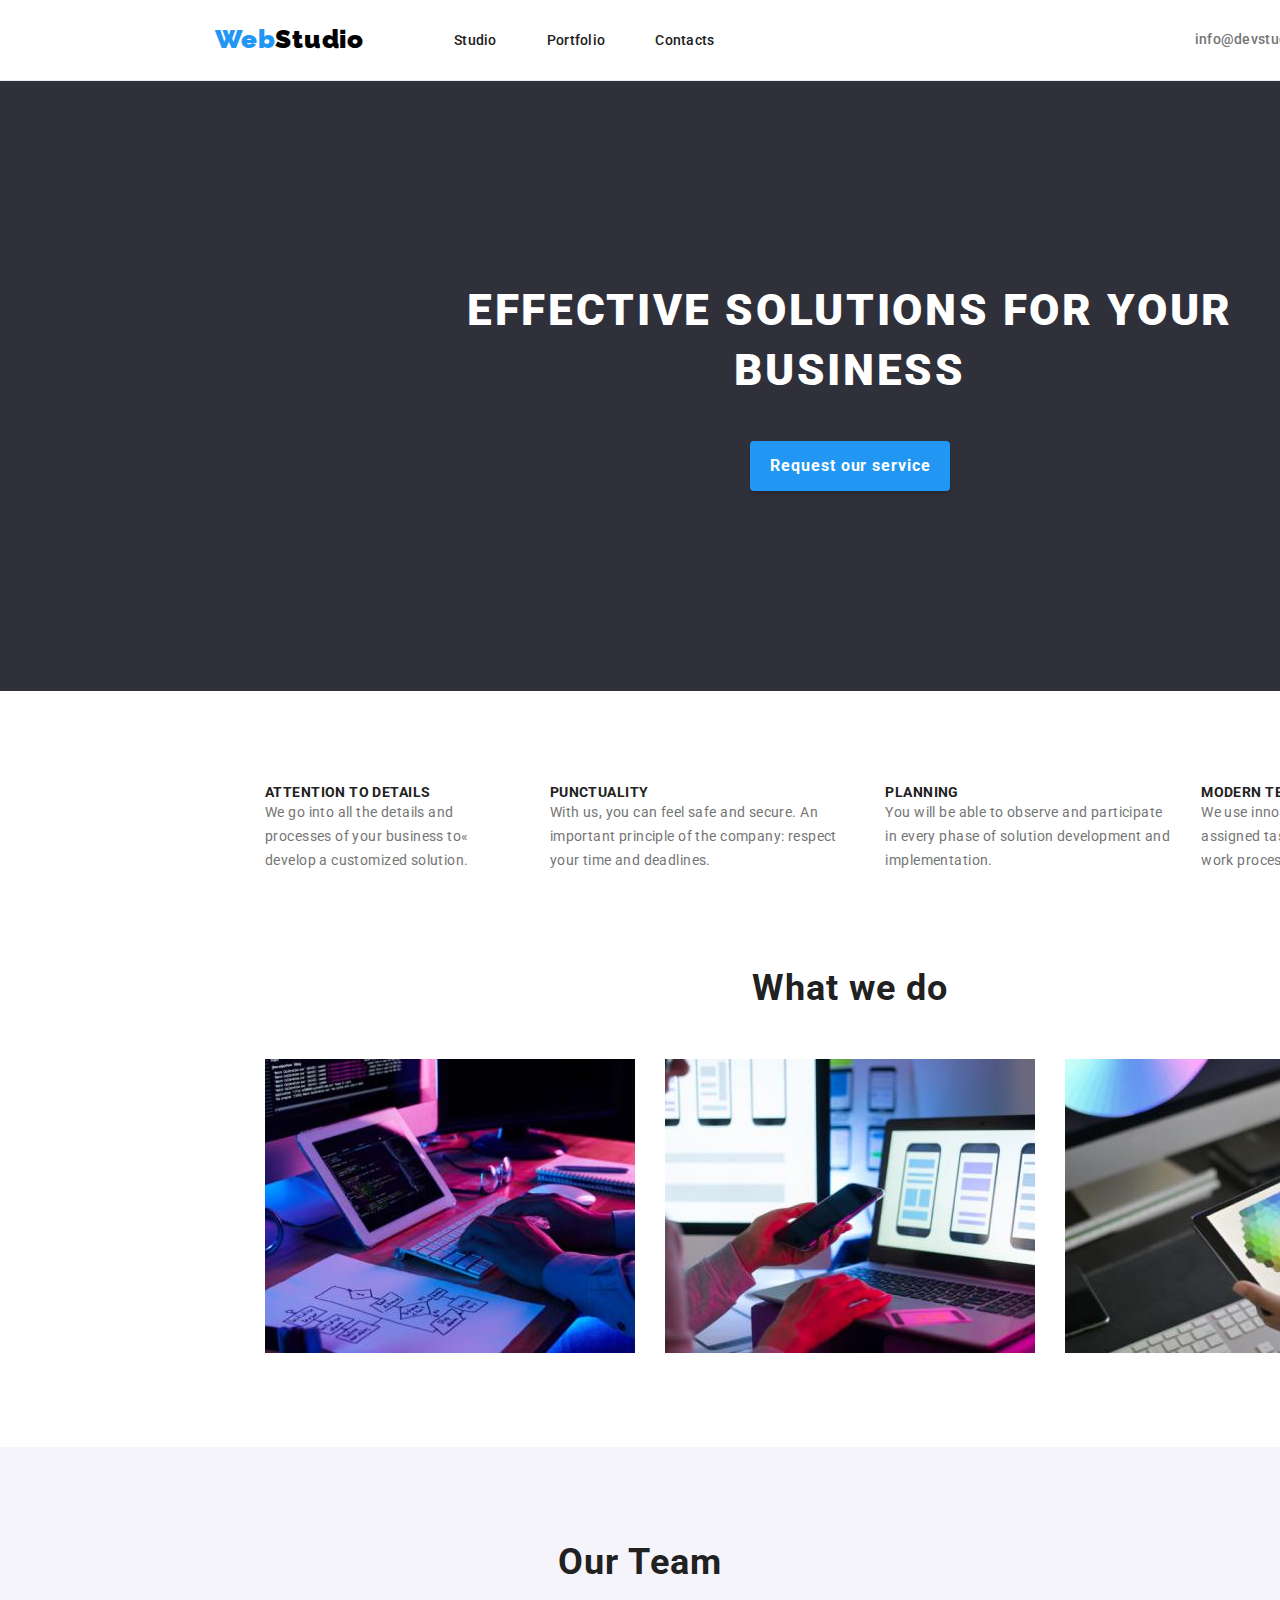
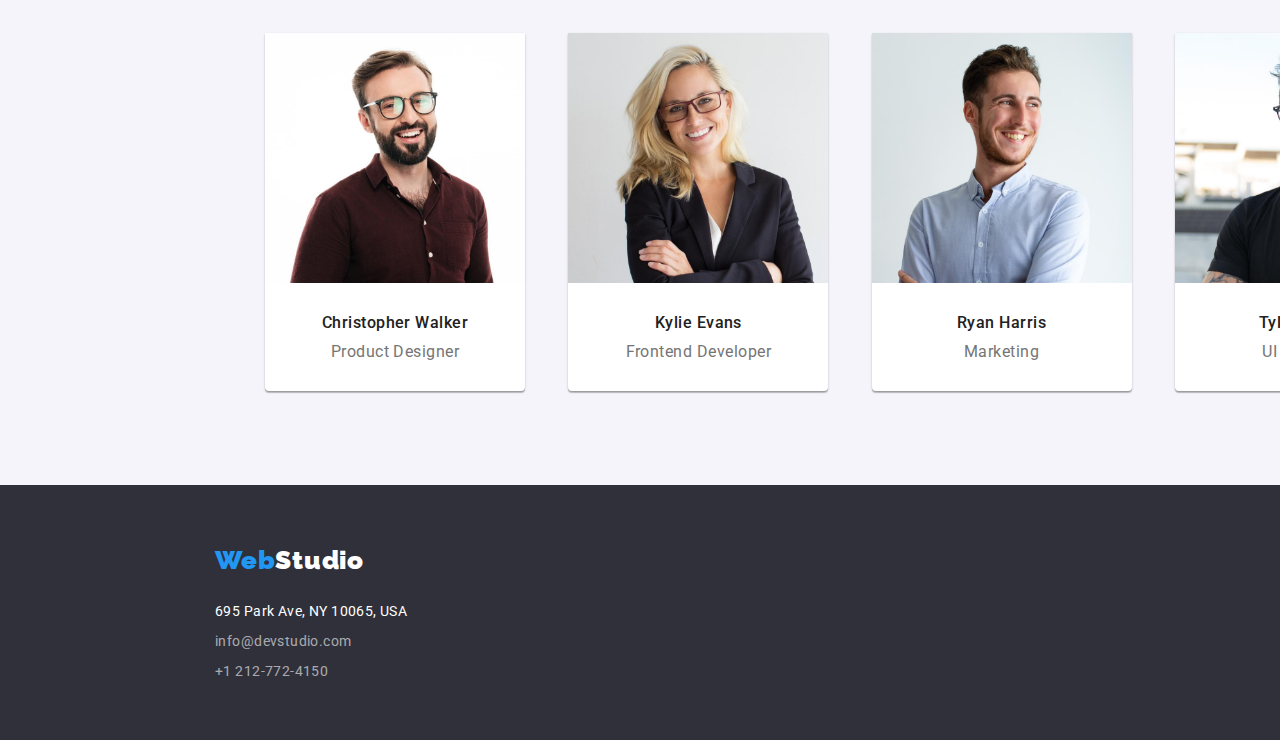
<file: index.html>
<!DOCTYPE html>
<html lang="en">
  <head>
    <meta charset="utf-8" />
    <meta name="viewport" content="width=device-width, initial-scale=1.0" />
    <link
      rel="stylesheet"
      href="https://cdnjs.cloudflare.com/ajax/libs/modern-normalize/1.0.0/modern-normalize.min.css"
    />
    <link rel="stylesheet" href="./css/styles.css" />
    <link rel="preconnect" href="https://fonts.googleapis.com" />
    <link rel="preconnect" href="https://fonts.gstatic.com" crossorigin />
    <link
      href="https://fonts.googleapis.com/css2?family=Raleway:wght@700&family=Roboto:wght@400;500;700;900&display=swap"
      rel="stylesheet"
    />
    <title>Document</title>
  </head>

  <body>
    <!-- Studio page -->
    <div>
      <!-- Top line section -->
      <header class="top-line-section">
        <div class="top-line-container container">
          <div class="top-line-left-side">
            <a class="top-line-logo" href="./index.html">
              <b>Web<span class="top-line-logo-studio">Studio</span></b>
            </a>
            <!-- Navigation options -->
            <nav>
              <ul class="top-line-navigation-menu">
                <li class="list-item">
                  <a class="top-line-navigation-option" href="./index.html"
                    >Studio</a
                  >
                </li>
                <li class="list-item">
                  <a class="top-line-navigation-option" href="./portofolio.html"
                    >Portfolio</a
                  >
                </li>
                <li class="list-item">
                  <a class="top-line-navigation-option" href="./Contacts"
                    >Contacts</a
                  >
                </li>
              </ul>
            </nav>
          </div>
          <div class="top-line-telecommunication-container">
            <a
              class="top-line-telecommunication"
              href="mailto:info@devstudio.com"
              >info@devstudio.com</a
            >
            <a class="top-line-telecommunication" href="tel:+12127724150"
              >+1 212-772-4150</a
            >
          </div>
        </div>
      </header>
      <!-- Middle section -->
      <main class="middle-section">
        <!-- Head section -->
        <section class="head-section">
          <div class="head-container container">
            <h1 class="head-title">effective solutions for your business</h1>
            <button class="head-request-button" type="button">
              <span> Request our service</span>
            </button>
          </div>
        </section>
        <!-- Group 1 section -->
        <section class="group-one-section container section">
          <ul class="group-one-container">
            <li class="list-item">
              <h3>ATTENTION TO DETAILS</h3>
              <p>
                We go into all the details and processes of your business to«
                develop a customized solution.
              </p>
            </li>
            <li class="list-item">
              <h3>PUNCTUALITY</h3>
              <p>
                With us, you can feel safe and secure. An important principle of
                the company: respect your time and deadlines.
              </p>
            </li>
            <li class="list-item">
              <h3>PLANNING</h3>
              <p>
                You will be able to observe and participate in every phase of
                solution development and implementation.
              </p>
            </li>
            <li class="list-item">
              <h3>MODERN TECHNOLOGIES</h3>
              <p>
                We use innovative tools to solve assigned tasks. It's time to
                simplify work processes.
              </p>
            </li>
          </ul>
        </section>
        <!-- What we do section -->
        <section class="what-we-do-section container section">
          <h3>What we do</h3>
          <ul class="what-we-do-container">
            <li class="list-item">
              <img
                src="./images/wwd1.jpg"
                alt="What we do photo 1"
                width="370"
              />
            </li>
            <li class="list-item">
              <img
                src="./images/wwd2.jpg"
                alt="What we do photo 2"
                width="370"
              />
            </li>
            <li class="list-item">
              <img
                src="./images/wwd3.jpg"
                alt="What we do photo 3"
                width="370"
              />
            </li>
          </ul>
        </section>
        <!-- Our team section -->
        <section class="our-team-section section">
          <h3>Our Team</h3>
          <ul class="our-team-container container">
            <li class="our-team-card">
              <img
                src="./images/ot1.jpg"
                alt="Our Team member 1 photo"
                width="260"
              />
              <p class="our-team-person">Christopher Walker</p>
              <p class="our-team-ocupation">Product Designer</p>
            </li>
            <li class="our-team-card">
              <img
                src="./images/ot2.jpg"
                alt="Our Team member 2 photo"
                width="260"
              />
              <p class="our-team-person">Kylie Evans</p>
              <p class="our-team-ocupation">Frontend Developer</p>
            </li>
            <li class="our-team-card">
              <img
                src="./images/ot3.jpg"
                alt="Our Team member 3 photo"
                width="260"
              />
              <p class="our-team-person">Ryan Harris</p>
              <p class="our-team-ocupation">Marketing</p>
            </li>
            <li class="our-team-card">
              <img
                src="./images/ot4.jpg"
                alt="Our Team member 4 photo"
                width="260"
              />
              <p class="our-team-person">Tyler Moore</p>
              <p class="our-team-ocupation">UI Designer</p>
            </li>
          </ul>
        </section>
      </main>
      <!-- Basement section -->
      <footer class="basement-section">
        <div class="basement-section-container container">
          <a class="basement-logo" href="./index.html">
            <b>Web<span class="basement-logo-studio">Studio</span></b>
          </a>
          <address class="basement-address">
            <ul class="basement-address-container">
              <li class="basement-address-location">
                695 Park Ave, NY 10065, USA
              </li>
              <li class="list-item">
                <a
                  class="basement-address-telecommunication"
                  href="mailto:info@devstudio.com"
                  >info@devstudio.com</a
                >
              </li>
              <li class="list-item">
                <a
                  class="basement-address-telecommunication"
                  href="tel:+12127724150"
                  >+1 212-772-4150</a
                >
              </li>
            </ul>
          </address>
        </div>
      </footer>
    </div>
  </body>
</html>
</file>
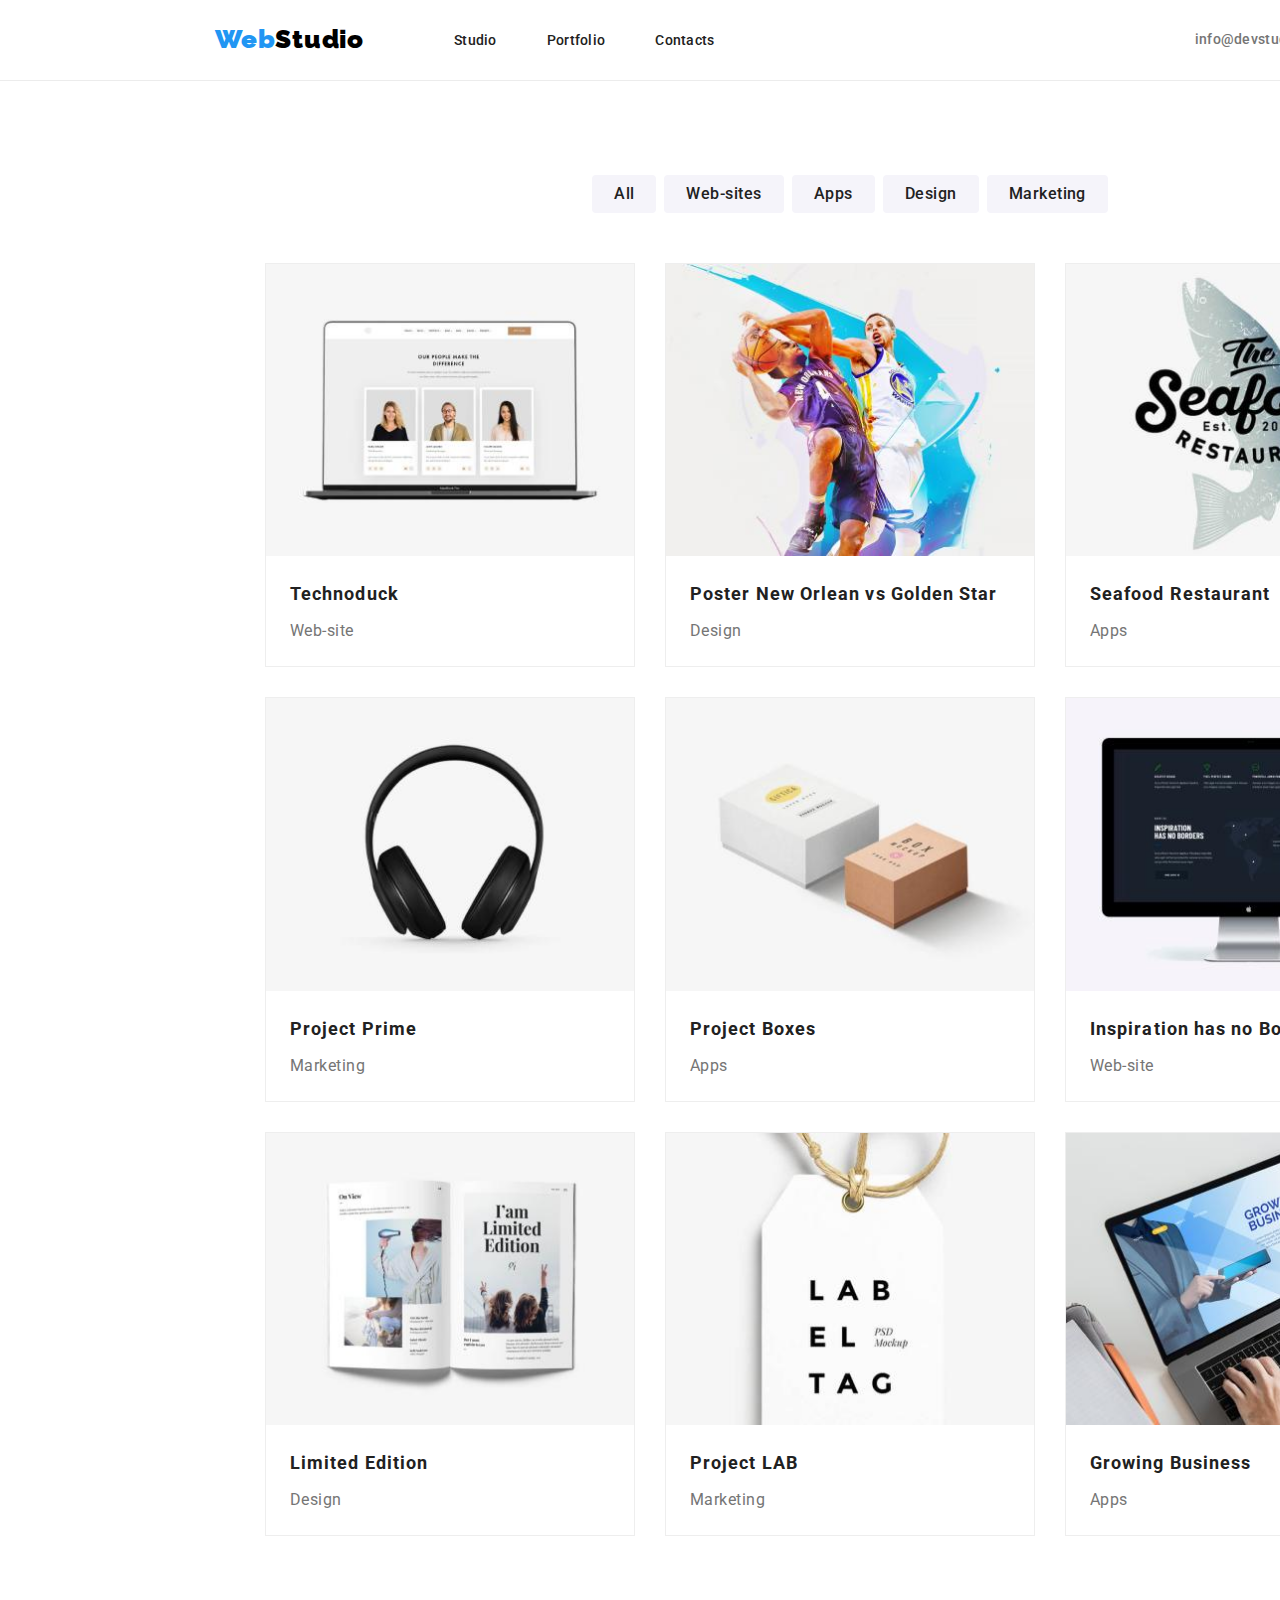
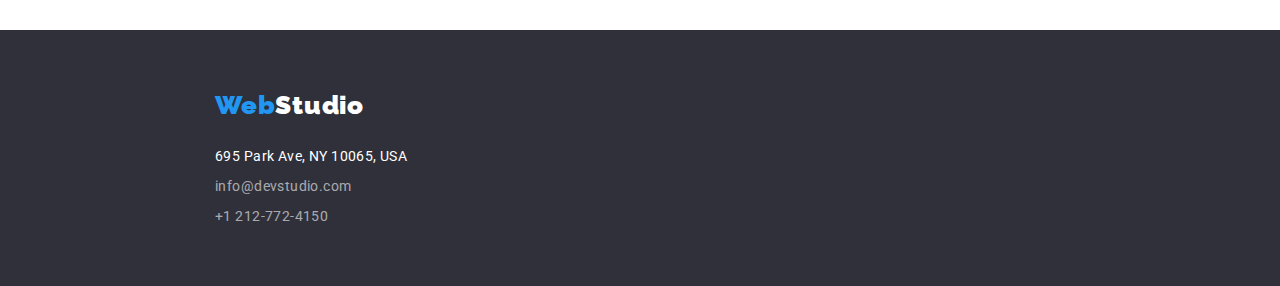
<file: portofolio.html>
<!DOCTYPE html>
<html lang="en">
  <head>
    <meta charset="utf-8" />
    <meta name="viewport" content="width=device-width, initial-scale=1.0" />
    <link rel="stylesheet" href="./css/styles.css" />
    <link rel="preconnect" href="https://fonts.googleapis.com" />
    <link rel="preconnect" href="https://fonts.gstatic.com" crossorigin />
    <link
      href="https://fonts.googleapis.com/css2?family=Raleway:wght@700&family=Roboto:wght@400;500;700;900&display=swap"
      rel="stylesheet"
    />
    <title>Document</title>
  </head>

  <body>
    <!-- Portofolio page -->
    <div>
      <!-- Top line section -->
      <header class="top-line-section">
        <div class="top-line-container container">
          <div class="top-line-left-side">
            <a class="top-line-logo" href="./index.html">
              <b>Web<span class="top-line-logo-studio">Studio</span></b>
            </a>
            <!-- Navigation options -->
            <nav>
              <ul class="top-line-navigation-menu">
                <li class="list-item">
                  <a class="top-line-navigation-option" href="./index.html"
                    >Studio</a
                  >
                </li>
                <li class="list-item">
                  <a class="top-line-navigation-option" href="./portofolio.html"
                    >Portfolio</a
                  >
                </li>
                <li class="list-item">
                  <a class="top-line-navigation-option" href="./Contacts"
                    >Contacts</a
                  >
                </li>
              </ul>
            </nav>
          </div>
          <div class="top-line-telecommunication-container">
            <a
              class="top-line-telecommunication"
              href="mailto:info@devstudio.com"
              >info@devstudio.com</a
            >
            <a class="top-line-telecommunication" href="tel:+12127724150"
              >+1 212-772-4150</a
            >
          </div>
        </div>
      </header>
      <!-- Portofolio section -->
      <main class="portofolio-section container section">
          <!-- Filtering tabs -->
          <ul class="portofolio-filtering-tabs-container">
            <li class="list-item">
              <button class="portofolio-filtering-button" type="button">
                All
              </button>
            </li>
            <li class="list-item">
              <button class="portofolio-filtering-button" type="button">
                Web-sites
              </button>
            </li>
            <li class="list-item">
              <button class="portofolio-filtering-button" type="button">
                Apps
              </button>
            </li>
            <li class="list-item">
              <button class="portofolio-filtering-button" type="button">
                Design
              </button>
            </li>
            <li class="list-item">
              <button class="portofolio-filtering-button" type="button">
                Marketing
              </button>
            </li>
          </ul>
          <!-- Projects section -->
          <ul class="portofolio-projects-container">
            <li class="portofolio-projects-item">
              <img
                src="./images/technoduck.jpg"
                alt="Technoduck photo"
                width="368"
              />
              <p class="portofolio-project-name">Technoduck</p>
              <p class="portofolio-project-category">Web-site</p>
            </li>
            <li class="portofolio-projects-item">
              <img
                src="./images/poster-new-orlean-vs-golden-star.jpg"
                alt="Poster New Orlean vs Golden Star photo"
                width="368"
              />
              <p class="portofolio-project-name">
                Poster New Orlean vs Golden Star
              </p>
              <p class="portofolio-project-category">Design</p>
            </li>
            <li class="portofolio-projects-item">
              <img
                src="./images/seafood-restaurant.jpg"
                alt="Seafood Restaurant photo"
                width="368"
              />
              <p class="portofolio-project-name">Seafood Restaurant</p>
              <p class="portofolio-project-category">Apps</p>
            </li>
            <li class="portofolio-projects-item">
              <img
                src="./images/project-prime.jpg"
                alt="Project Prime photo"
                width="368"
              />
              <p class="portofolio-project-name">Project Prime</p>
              <p class="portofolio-project-category">Marketing</p>
            </li>
            <li class="portofolio-projects-item">
              <img
                src="./images/project-boxes.jpg"
                alt="Project Boxes photo"
                width="368"
              />
              <p class="portofolio-project-name">Project Boxes</p>
              <p class="portofolio-project-category">Apps</p>
            </li>
            <li class="portofolio-projects-item">
              <img
                src="./images/inspiration-has-no-borders.jpg"
                alt="Inspiration has no Borders photo"
                width="368"
              />
              <p class="portofolio-project-name">Inspiration has no Borders</p>
              <p class="portofolio-project-category">Web-site</p>
            </li>
            <li class="portofolio-projects-item">
              <img
                src="./images/limited-edition.jpg"
                alt="Limited Edition photo"
                width="368"
              />
              <p class="portofolio-project-name">Limited Edition</p>
              <p class="portofolio-project-category">Design</p>
            </li>
            <li class="portofolio-projects-item">
              <img
                src="./images/project-lab.jpg"
                alt="Project LAB photo"
                width="368"
              />
              <p class="portofolio-project-name">Project LAB</p>
              <p class="portofolio-project-category">Marketing</p>
            </li>
            <li class="portofolio-projects-item">
              <img
                src="./images/growing-business.jpg"
                alt="Growing Business photo"
                width="368"
              />
              <p class="portofolio-project-name">Growing Business</p>
              <p class="portofolio-project-category">Apps</p>
            </li>
          </ul>
      </main>
      <!-- Basement section -->
      <footer class="basement-section">
        <div class="basement-section-container container">
          <a class="basement-logo" href="./index.html">
            <b>Web<span class="basement-logo-studio">Studio</span></b>
          </a>
          <address class="basement-address">
            <ul class="basement-address-container">
              <li class="basement-address-location">
                695 Park Ave, NY 10065, USA
              </li>
              <li class="list-item">
                <a
                  class="basement-address-telecommunication"
                  href="mailto:info@devstudio.com"
                  >info@devstudio.com</a
                >
              </li>
              <li class="list-item">
                <a
                  class="basement-address-telecommunication"
                  href="tel:+12127724150"
                  >+1 212-772-4150</a
                >
              </li>
            </ul>
          </address>
        </div>
      </footer>
    </div>
  </body>
</html>
</file>
<file: css/styles.css>
:root {
  --brand-color-blue: #2196f3;
  --brand-color-gray: #2f303a;
  --brand-color-titles: #212121;
  --brand-color-gray-light: #757575;
  --brand-color-white: #fff;
  --brand-color-black: #000;
  --brand-color-whisper: #eee;
  --brand-color-ghost: #f5f4fa;
  --brand-font-weight: 500;
  --brand-letter-spacing: 0.06em;
}
body {
  background-color: var(--brand-color-white);
  font-family: "Roboto", sans-serif;
  font-weight: 400;
  font-size: 16px;
  font-style: normal;
  color: var(--brand-color-gray-light);
  line-height: 1.14;
  letter-spacing: 0.03em;
}
.container {
  width: 1700px;
  margin: 0px auto;
}
img {
  display: block;
}
* {
  margin-block-start: 0;
  margin-block-end: 0;
  margin-inline-start: 0;
  margin-inline-end: 0;
  padding-inline-start: 0;
}
.top-line-section {
  border-bottom: 1px solid #ececec;
}
.top-line-container {
  display: flex;
  justify-content: space-between;
  align-items: center;
}
.top-line-left-side {
  display: flex;
  justify-content: space-between;
  gap: 90px;
  align-items: center;
  margin-left: 215px;
}
.top-line-logo {
  font-family: "Raleway";
  font-weight: 700;
  font-size: 26px;
  line-height: 1.19;
  letter-spacing: 0.03em;
  color: var(--brand-color-blue);
  text-decoration: none;
  margin-top: 24px;
  margin-bottom: 25px;
}
.top-line-logo-studio {
  color: var(--brand-color-black);
}
.top-line-navigation-menu {
  display: flex;
  justify-content: space-between;
  gap: 50px;
  align-items: center;
}
.top-line-navigation-option {
  font-weight: var(--brand-font-weight);
  font-size: 14px;
  letter-spacing: 0.02em;
  color: var(--brand-color-titles);
  text-decoration: none;
}
.top-line-telecommunication-container {
  display: flex;
  gap: 40px;
  margin-right: 215px;
}
.top-line-telecommunication {
  font-weight: var(--brand-font-weight);
  font-size: 14px;
  letter-spacing: 0.02em;
  color: inherit;
  text-decoration: none;
}
.head-section {
  background-color: var(--brand-color-gray);
}
.head-container {
  display: flex;
  flex-direction: column;
  align-items: center;
}
.head-title {
  font-weight: 900;
  font-size: 44px;
  line-height: 1.36;
  text-align: center;
  letter-spacing: var(--brand-letter-spacing);
  text-transform: uppercase;
  color: var(--brand-color-white);
  padding: 200px 440px 0 440px;
}
.head-request-button {
  font-weight: 700;
  line-height: 1.875;
  letter-spacing: var(--brand-letter-spacing);
  color: var(--brand-color-white);
  background-color: var(--brand-color-blue);
  box-shadow: 0 4px 4px rgba(0 0 0 / 0.15);
  border-radius: 4px;
  border: none;
  cursor: pointer;
  margin: 40px auto 200px auto;
  padding: 10px 19px 10px 20px;
}
.group-one-section {
  padding: 0 265px;
}
.group-one-container,
.what-we-do-container {
  display: flex;
  justify-content: space-between;
  gap: 30px;
}
.group-one-section h3 {
  font-weight: 700;
  font-size: 14px;
  letter-spacing: 0.03em;
  text-transform: uppercase;
  color: var(--brand-color-titles);
}
.group-one-section p {
  font-size: 14px;
  line-height: 1.714;
  letter-spacing: 0.03em;
  color: var(--brand-color-gray-light);
}
.what-we-do-section {
  padding: 0 265px;
  padding-bottom: 94px;
}
.what-we-do-section h3,
.our-team-section h3 {
  font-size: 36px;
  line-height: 1.16667;
  text-align: center;
  letter-spacing: 0.03em;
  color: var(--brand-color-titles);
}
.what-we-do-section h3 {
  padding: 0px 485px 50px 485px;
}
.our-team-section {
  padding-bottom: 94px;
  background-color: var(--brand-color-ghost);
}
.our-team-container {
  padding: 0 265px;
  display: flex;
  justify-content: space-between;
  gap: 30px;
  padding-top: 50px;
}
.our-team-card {
  background-color: var(--brand-color-white);
  text-align: center;
  line-height: 1.1875;
  box-shadow: 0px 1px 3px rgba(0, 0, 0, 0.12), 0px 1px 1px rgba(0, 0, 0, 0.14),
    0px 2px 1px rgba(0, 0, 0, 0.2);
  border-radius: 0px 0px 4px 4px;
  list-style: none;
}
.our-team-person {
  font-weight: var(--brand-font-weight);
  color: var(--brand-color-titles);
  margin: 30px auto 10px;
}
.our-team-ocupation {
  color: var(--brand-color-gray-light);
  padding-bottom: 30px;
}
.basement-section {
  background: var(--brand-color-gray);
}
.basement-section-container {
  padding: 60px 1154px 60px 215px;
}
.basement-logo {
  font-family: "Raleway";
  font-weight: 700;
  font-size: 26px;
  line-height: 1.19;
  letter-spacing: 0.03em;
  color: var(--brand-color-blue);
  text-decoration: none;
}
.basement-address {
  font-style: inherit;
  margin-top: 0;
}
.basement-address-container {
  display: flex;
  flex-direction: column;
  justify-content: space-between;
  gap: 12px;
  margin-top: 28px;
}
.basement-address-location {
  font-size: 14px;
  letter-spacing: 0.03em;
  color: var(--brand-color-white);
  list-style: none;
}
.basement-address-telecommunication {
  font-size: 14px;
  letter-spacing: 0.03em;
  color: rgba(255 255 255 / 0.6);
  text-decoration: none;
}
.basement-logo-studio {
  color: var(--brand-color-white);
}
.portofolio-section{
  margin-bottom: 94px;
}
.portofolio-filtering-tabs-container {
  display: flex;
  justify-content: center;
  gap: 8px;
  margin-bottom: 50px;
}
.portofolio-filtering-button {
  font-family: inherit;
  font-weight: var(--brand-font-weight);
  font-size: inherit;
  letter-spacing: inherit;
  line-height: 1.625;
  text-align: center;
  color: var(--brand-color-titles);
  background-color: var(--brand-color-ghost);
  border-radius: 4px;
  border: none;
  cursor: pointer;
  padding: 6px 22px;
}
.portofolio-projects-container {
  padding: 0 265px;
  margin-bottom: 94px;
  display: flex;
  flex-wrap: wrap;
  gap: 30px;
}
.portofolio-projects-item {
  box-sizing: border-box;
  width: 370px;
  border: 1px solid var(--brand-color-whisper);
  list-style: none;
}
.portofolio-project-name {
  font-weight: 700;
  font-size: 18px;
  line-height: 2;
  letter-spacing: var(--brand-letter-spacing);
  color: var(--brand-color-titles);
  padding: 20px 24px 4px;
}
.portofolio-project-category {
  line-height: 1.875;
  padding: 0px 24px 20px;
}
.section {
  padding-top: 94px;
}
.list-item {
  list-style: none;
}
.portofolio-filtering-button:hover,
.portofolio-filtering-button:focus {
  color: var(--brand-color-white);
  background-color: var(--brand-color-blue);
  box-shadow: 0 3px 1px rgba(0 0 0 / 0.1), 0 1px 2px rgba(0 0 0 / 0.08),
    0 2px 2px rgba(0 0 0 / 0.12);
}
.top-line-navigation-option:hover,
.top-line-telecommunication:hover,
.basement-address-location:hover,
.basement-address-telecommunication:hover,
.top-line-navigation-option:focus,
.top-line-telecommunication:focus,
.basement-address-telecommunication:focus {
  color: var(--brand-color-blue);
}
.head-request-button:hover,
.head-request-button:focus {
  color: var(--brand-color-blue);
  background-color: var(--brand-color-white);
}
</file>
